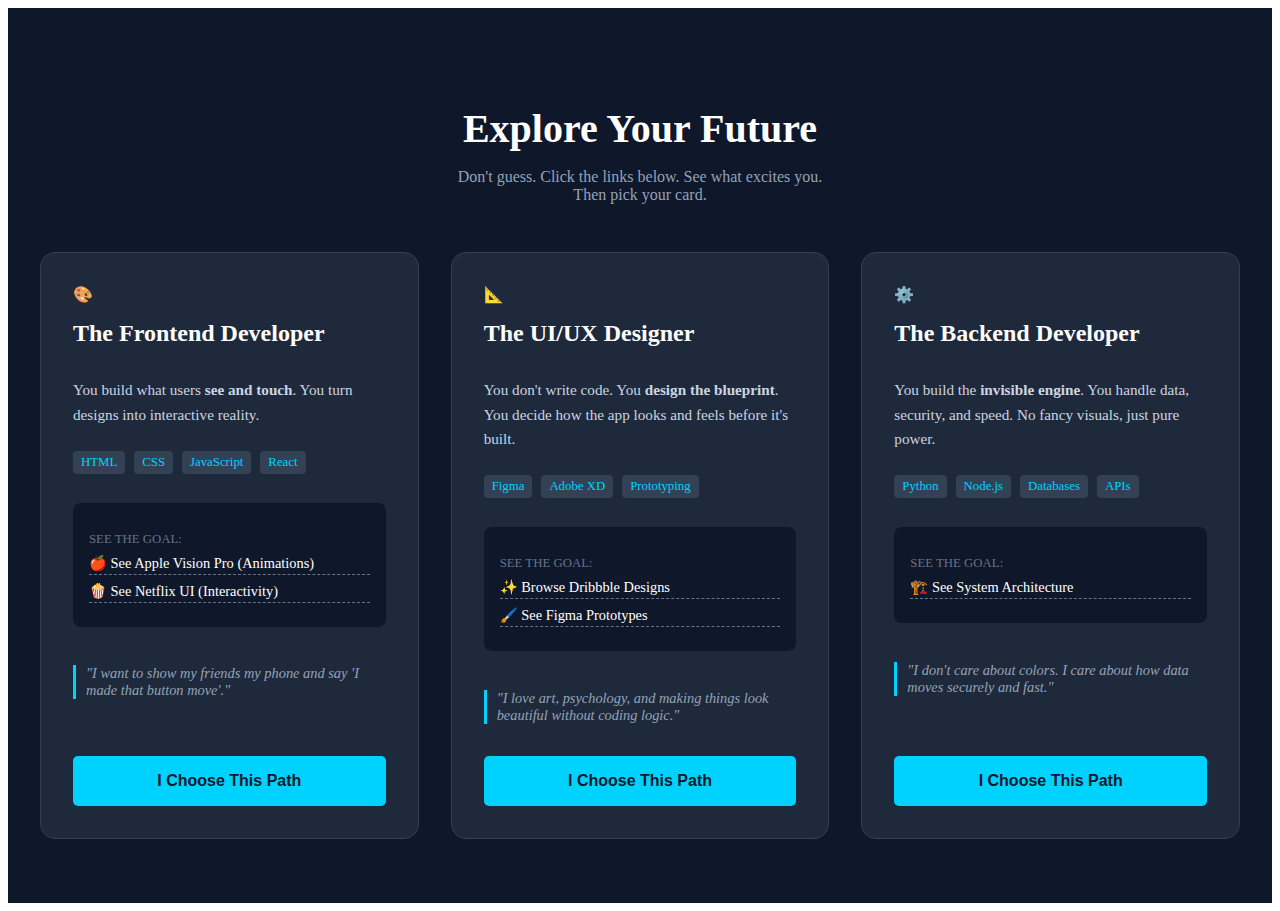
<file: context.html>
<!DOCTYPE html>
<html lang="en">
<head>
    <meta charset="UTF-8">
    <meta name="viewport" content="width=device-width, initial-scale=1.0">
    <title>Path Context</title>
    <link rel="stylesheet" href="context.css">
</head>
<body>
    
    <section class="role-showcase-container">
    
    <div class="instruction-header">
        <h2>Explore Your Future</h2>
        <p>Don't guess. Click the links below. See what excites you. <br> Then pick your card.</p>
    </div>

    <div class="cards-grid">

        <div class="role-card frontend">
            <div class="card-icon">🎨</div>
            <h3>The Frontend Developer</h3>
            <p class="definition">
                You build what users <strong>see and touch</strong>. 
                You turn designs into interactive reality.
            </p>
            
            <div class="tech-stack">
                <span>HTML</span> <span>CSS</span> <span>JavaScript</span> <span>React</span>
            </div>

            <div class="dream-links">
                <p>See the Goal:</p>
                <a href="https://www.apple.com/apple-vision-pro/" target="_blank" class="link-btn">
                    🍎 See Apple Vision Pro (Animations)
                </a>
                <a href="https://www.netflix.com" target="_blank" class="link-btn">
                    🍿 See Netflix UI (Interactivity)
                </a>
            </div>

            <p class="vibe-check">
                <em>"I want to show my friends my phone and say 'I made that button move'."</em>
            </p>

            <button class="choose-btn" onclick="selectPath('frontend')"><a href="frontend-path.html" class="link">I Choose This Path</a></button>
        </div>

        <div class="role-card design">
            <div class="card-icon">📐</div>
            <h3>The UI/UX Designer</h3>
            <p class="definition">
                You don't write code. You <strong>design the blueprint</strong>. 
                You decide how the app looks and feels before it's built.
            </p>
            
            <div class="tech-stack">
                <span>Figma</span> <span>Adobe XD</span> <span>Prototyping</span>
            </div>

            <div class="dream-links">
                <p>See the Goal:</p>
                <a href="https://dribbble.com/shots/popular/web-design" target="_blank" class="link-btn">
                    ✨ Browse Dribbble Designs
                </a>
                <a href="https://www.figma.com/community" target="_blank" class="link-btn">
                    🖌️ See Figma Prototypes
                </a>
            </div>

            <p class="vibe-check">
                <em>"I love art, psychology, and making things look beautiful without coding logic."</em>
            </p>

            <button class="choose-btn" onclick="selectPath('design')"><a href="frontend-path.html" class="link">I Choose This Path</a></button>
        </div>

        <div class="role-card backend">
            <div class="card-icon">⚙️</div>
            <h3>The Backend Developer</h3>
            <p class="definition">
                You build the <strong>invisible engine</strong>. 
                You handle data, security, and speed. No fancy visuals, just pure power.
            </p>
            
            <div class="tech-stack">
                <span>Python</span> <span>Node.js</span> <span>Databases</span> <span>APIs</span>
            </div>

            <div class="dream-links">
                <p>See the Goal:</p>
                <a href="https://roadmap.sh/backend" target="_blank" class="link-btn">
                    🏗️ See System Architecture
                </a>
            </div>

            <p class="vibe-check">
                <em>"I don't care about colors. I care about how data moves securely and fast."</em>
            </p>

            <button class="choose-btn" onclick="selectPath('backend')"><a href="frontend-path.html" class="link">I Choose This Path</a></button>
        </div>

    </div>
</section>



</body>
</html>
</file>
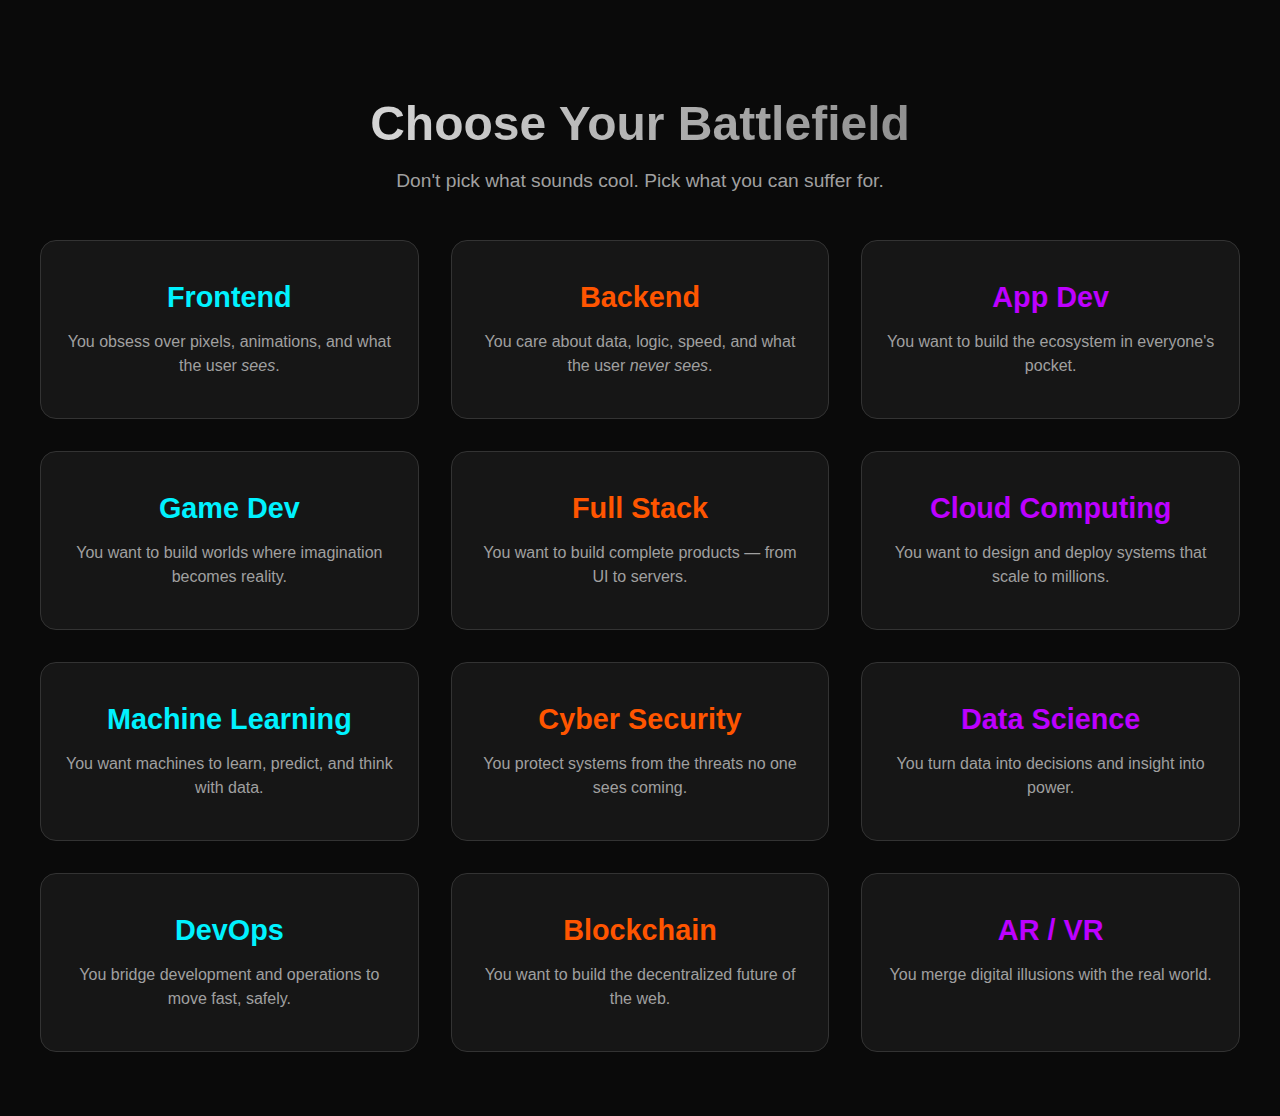
<file: start.html>
<!DOCTYPE html>
<html lang="en">
<head>
    <meta charset="UTF-8">
    <meta name="viewport" content="width=device-width, initial-scale=1.0">
    <title>Welcome Page</title>
    <link rel="stylesheet" href="start.css">
</head>
<body>
    <div class="clarity-container">
        <h1>Choose Your Battlefield</h1>
        <p>Don't pick what sounds cool. Pick what you can suffer for.</p>
        
        <div class="card-grid">
            <a href="frontend-path.html" class="path-card front c1">
                <h2>Frontend</h2>
                <p>You obsess over pixels, animations, and what the user <em>sees</em>.</p>
            </a>

            <a href="backend-path.html" class="path-card back c2">
                <h2>Backend</h2>
                <p>You care about data, logic, speed, and what the user <em>never sees</em>.</p>
            </a>

            <a href="app-development.html" class="path-card mobile c3">
                <h2>App Dev</h2>
                <p>You want to build the ecosystem in everyone's pocket.</p>
            </a>

                        <a href="game-development.html" class="path-card game c1">
                <h2>Game Dev</h2>
                <p>You want to build worlds where imagination becomes reality.</p>
            </a>

                        <a href="full-stack.html" class="path-card fullstack c2">
                <h2>Full Stack</h2>
                <p>You want to build complete products — from UI to servers.</p>
            </a>


                        <a href="cloud-computing.html" class="path-card cloud c3">
                <h2>Cloud Computing</h2>
                <p>You want to design and deploy systems that scale to millions.</p>
            </a>

            <a href="machine-learning.html" class="path-card ml c1">
                <h2>Machine Learning</h2>
                <p>You want machines to learn, predict, and think with data.</p>
            </a>


            <a href="cyber-security.html" class="path-card cyber c2">
                <h2>Cyber Security</h2>
                <p>You protect systems from the threats no one sees coming.</p>
            </a>


            <a href="data-science.html" class="path-card data c3">
                <h2>Data Science</h2>
                <p>You turn data into decisions and insight into power.</p>
            </a>

            <a href="devops.html" class="path-card devops c1">
                <h2>DevOps</h2>
                <p>You bridge development and operations to move fast, safely.</p>
            </a>

            <a href="blockchain.html" class="path-card web3 c2">
                <h2>Blockchain</h2>
                <p>You want to build the decentralized future of the web.</p>
            </a>

            <a href="ar-vr.html" class="path-card arvr c3">
                <h2>AR / VR</h2>
                <p>You merge digital illusions with the real world.</p>
            </a>


            <!-- <a href="exploration.html" class="path-card zero">
                <h2>I Have No Clue</h2>
                <p>I don't know what any of this means. Show me.</p>
            </a> -->
        </div>
    </div>
    </body>
    </html>
</file>
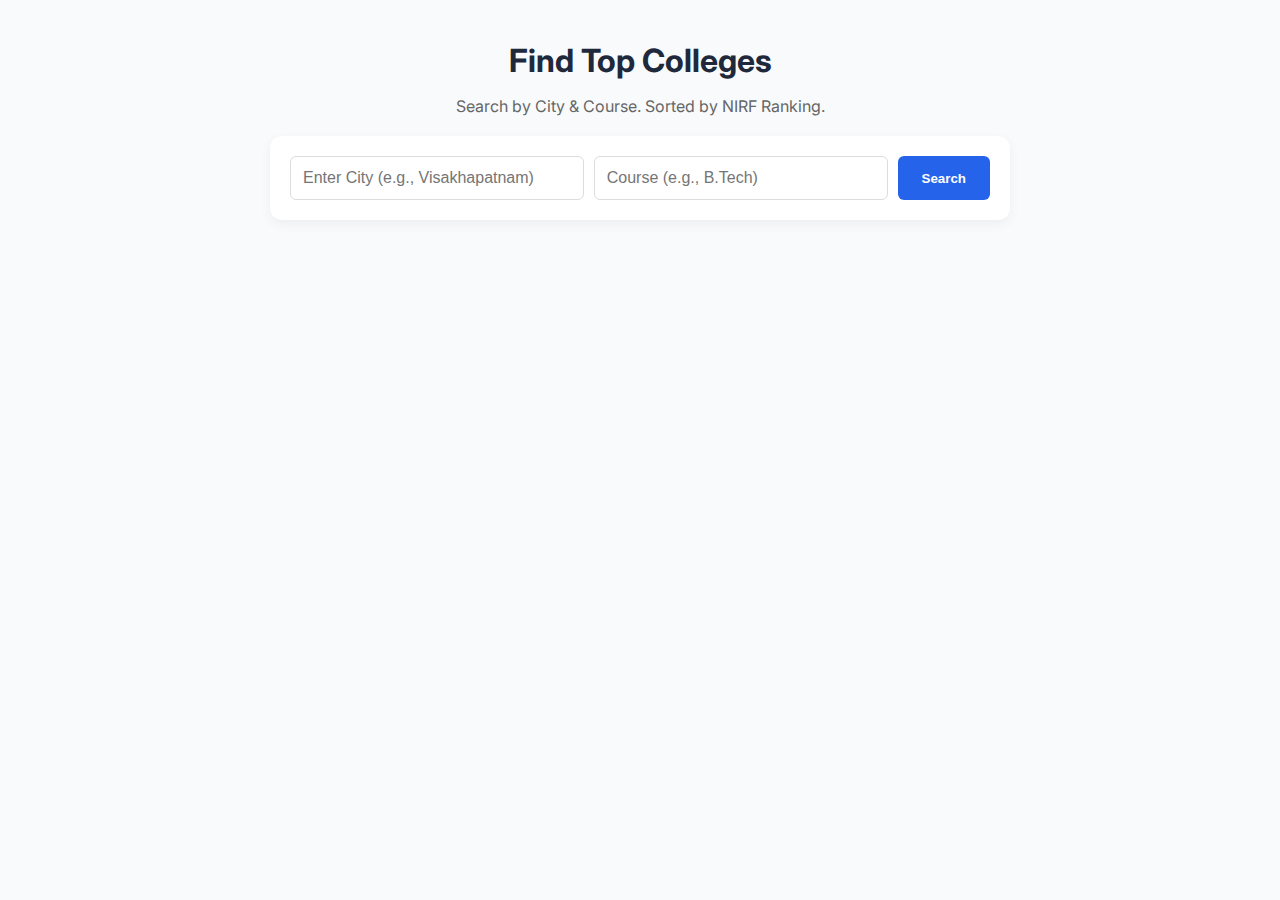
<file: college/test.html>
<!DOCTYPE html>
<html lang="en">
<head>
    <meta charset="UTF-8">
    <meta name="viewport" content="width=device-width, initial-scale=1.0">
    <title>CollegeBuddy: Ranked Search</title>
    <link href="https://fonts.googleapis.com/css2?family=Inter:wght@400;500;600;700&display=swap" rel="stylesheet">
    
    <style>
        /* --- 1. CORE VARIABLES & RESET --- */
        :root {
            --primary: #2563eb;       /* Blue */
            --secondary: #64748b;     /* Grey */
            --bg-light: #f8fafc;
            --card-bg: #ffffff;
            --text-dark: #1e293b;
            --border: #e2e8f0;
        }

        body {
            font-family: 'Inter', sans-serif;
            background-color: var(--bg-light);
            margin: 0;
            padding: 20px;
            color: var(--text-dark);
        }

        /* --- 2. LAYOUT (SEARCH & SPLIT VIEW) --- */
        .main-container { max-width: 1200px; margin: 0 auto; }
        
        .search-focus-container { 
            text-align: center; margin-bottom: 30px; 
        }
        
        .search-box { 
            max-width: 700px; margin: 0 auto; 
            background: white; padding: 20px; border-radius: 12px;
            box-shadow: 0 4px 12px rgba(0,0,0,0.05);
        }

        .search-row { display: flex; gap: 10px; }
        
        input { 
            flex: 1; padding: 12px; border: 1px solid #ddd; 
            border-radius: 6px; font-size: 16px; 
        }

        #search-button {
            padding: 12px 24px; background: var(--primary); color: white;
            border: none; border-radius: 6px; font-weight: 600; cursor: pointer;
        }

        /* Split View Container */
        .results-container {
            display: none; /* Hidden until search */
            gap: 20px;
            align-items: flex-start; /* Keeps map sticky if needed */
        }

        .list-section { flex: 1; min-width: 0; /* Prevents flex overflow */ }
        .map-section { flex: 1; position: sticky; top: 20px; }

        /* --- 3. ROCK SOLID CARD STYLING --- */
        .college-card {
            background: var(--card-bg);
            border: 1px solid var(--border);
            border-radius: 12px;
            margin-bottom: 1rem;
            overflow: hidden;
            box-shadow: 0 2px 4px rgba(0,0,0,0.02);
            transition: all 0.2s ease;
        }

        /* The Header (Visible Part) */
        .card-header {
            padding: 1.25rem;
            cursor: pointer;
            display: flex;
            justify-content: space-between;
            align-items: center;
            background-color: #fff;
        }

        .card-header:hover { background-color: #f8fafc; }

        /* The Name Link (Triggers Map) */
        .college-name {
            font-size: 1.1rem; font-weight: 700; color: var(--primary);
            text-decoration: none; border-bottom: 1px dashed transparent;
            margin-right: 8px; transition: all 0.2s;
            display: inline-block;
        }
        
        .college-name:hover {
            border-bottom-color: var(--primary);
            transform: translateY(-1px);
        }

        .rank-badge {
            background: #f59e0b; color: white; font-size: 0.75rem;
            padding: 2px 6px; border-radius: 4px; vertical-align: middle;
        }

        .location-text { font-size: 0.9rem; color: var(--secondary); display: block; margin-top: 4px; }
        
        .toggle-icon { font-size: 1.5rem; color: var(--secondary); transition: transform 0.3s; }
        
        /* The Body (Hidden Part) */
        .card-body {
            max-height: 0; overflow: hidden; transition: max-height 0.3s ease-out;
            background-color: #fafafa; border-top: 1px solid transparent;
        }

        .college-card.active .card-body { border-top: 1px solid var(--border); }
        .college-card.active .toggle-icon { transform: rotate(45deg); color: var(--primary); }

        .inner-content { padding: 1.5rem; }

        /* Stats & Courses */
        .stats-row { display: flex; gap: 10px; margin-bottom: 15px; }
        
        .stat-box { 
            flex: 1; background: white; border: 1px solid var(--border); 
            padding: 10px; text-align: center; border-radius: 8px; 
        }
        
        .stat-box small { display: block; color: var(--secondary); font-size: 0.75rem; text-transform: uppercase; }
        .stat-box strong { font-size: 1.1rem; color: var(--text-dark); }

        .course-list { 
            margin: 0; padding-left: 20px; color: var(--secondary); font-size: 0.9rem; 
        }
        .course-list li { margin-bottom: 5px; }

    </style>
</head>
<body>

    <div class="main-container">
        
        <div class="search-focus-container">
            <h1 style="margin-bottom: 10px;">Find Top Colleges</h1>
            <p style="color: #666; margin-bottom: 20px;">Search by City & Course. Sorted by NIRF Ranking.</p>

            <div class="search-box">
                <div class="search-row">
                    <input type="text" id="city-input" placeholder="Enter City (e.g., Visakhapatnam)">
                    <input type="text" id="course-input" placeholder="Course (e.g., B.Tech)">
                    <button id="search-button">Search</button>
                </div>
            </div>
        </div>

        <div class="results-container" id="results-container">
            
            <div class="list-section">
                <h3 style="margin-top: 0;">Top Results</h3>
                <div id="college-list"></div>
            </div>

            <div class="map-section">
                <h3 style="margin-top: 0;">Location Preview</h3>
                <div class="map-container">
                    <iframe
                        id="map-iframe"
                        width="100%"
                        height="500"
                        style="border:0; border-radius: 12px; box-shadow: 0 4px 12px rgba(0,0,0,0.1);"
                        loading="lazy"
                        src="">
                    </iframe>
                </div>
            </div>
        </div>
    </div>

    <script>
    const searchBtn = document.getElementById('search-button');
    const cityInput = document.getElementById('city-input');
    const mapIframe = document.getElementById('map-iframe');
    const listContainer = document.getElementById('college-list');
    const resultsContainer = document.getElementById('results-container');

    // --- 1. MOCK DATA HELPERS ---
    function getMockCourses() {
        const courses = [
            "Computer Science Engineering", "Electronics & Communication",
            "Mechanical Engineering", "Civil Engineering", "Data Science & AI"
        ];
        return courses.sort(() => 0.5 - Math.random()).slice(0, 3);
    }

    // --- 2. THE MASTER "CLICK" MANAGER (Event Delegation) ---
    // This fixes the viewing mistake by listening to the container, not individual cards.
    listContainer.addEventListener('click', function(e) {
        
        // A. Did the user click the "Name Link" (Map Trigger)?
        if (e.target.classList.contains('map-trigger')) {
            e.stopPropagation(); // Don't open the accordion
            const location = e.target.getAttribute('data-loc');
            updateMap(location);
            return; // Stop here
        }

        // B. Did the user click the "Card Header"?
        // We use .closest() to find the header even if they clicked the text inside it
        const header = e.target.closest('.card-header');
        
        if (header) {
            const card = header.parentElement;
            const body = card.querySelector('.card-body');
            
            // Toggle Logic
            card.classList.toggle('active');
            
            if (card.classList.contains('active')) {
                // Smooth Slide Down
                body.style.maxHeight = body.scrollHeight + "px";
            } else {
                // Smooth Slide Up
                body.style.maxHeight = null;
            }
        }
    });

    // --- 3. SEARCH LOGIC ---
    searchBtn.addEventListener('click', () => {
        const city = cityInput.value.trim();
        const course = document.getElementById('course-input').value;

        if(!city) { alert("Please enter a city"); return; }

        // Show layout
        resultsContainer.style.display = 'flex';
        
        // Reset Map
        updateMap(city);
        
        // Fetch Data
        fetchColleges(city, course);
    });

    // --- 4. MAP UPDATE ---
    function updateMap(locationName) {
        const cleanLoc = encodeURIComponent(locationName);
        // Using the standard embed format (more reliable)
        mapIframe.src = `https://maps.google.com/maps?q=${cleanLoc}&t=&z=13&ie=UTF8&iwloc=&output=embed`;
    }

    // --- 5. FETCH & RENDER ---
    async function fetchColleges(city, course) {
        listContainer.innerHTML = `<p style="text-align:center; color:#666; margin-top:20px;">Searching database...</p>`;

        try {
            // --- SIMULATING DATA (Replace with fetch later) ---
            await new Promise(r => setTimeout(r, 600)); 
            
            // Randomly generating a rank for realism
            const data = [
                { name: "Andhra University", city: city, rank: 48, state: "Andhra Pradesh", acc: "12%" },
                { name: "GITAM University", city: city, rank: 67, state: "Andhra Pradesh", acc: "45%" },
                { name: "Gayatri Vidya Parishad", city: city, rank: 9999, state: "Andhra Pradesh", acc: "20%" }
            ];
            // ------------------------------------------------

            listContainer.innerHTML = ""; // Clear loading message

            if (data.length === 0) {
                listContainer.innerHTML = "<p>No colleges found.</p>";
                return;
            }

            // GENERATE HTML STRINGS ONLY (JS handles clicks separately above)
            data.forEach(college => {
                const mockCourses = getMockCourses();
                const rankDisplay = college.rank === 9999 ? "Unranked" : `#${college.rank} NIRF`;

                const cardHTML = `
                    <div class="college-card">
                        <div class="card-header">
                            <div class="header-content">
                                <div class="college-name-wrapper">
                                    <span class="college-name map-trigger" data-loc="${college.name}, ${college.city}">
                                        ${college.name} 🔗
                                    </span>
                                    <span class="rank-badge">${rankDisplay}</span>
                                </div>
                                <span class="location-text">📍 ${college.city}, ${college.state}</span>
                            </div>
                            <span class="toggle-icon">+</span>
                        </div>
                        
                        <div class="card-body">
                            <div class="inner-content">
                                <div class="stats-row">
                                    <div class="stat-box">
                                        <small>Rank</small> <strong>${rankDisplay}</strong>
                                    </div>
                                    <div class="stat-box">
                                        <small>Acceptance</small> <strong>${college.acc}</strong>
                                    </div>
                                </div>
                                <h4 style="margin: 0 0 10px 0; font-size: 0.95rem;">Available Mock Courses</h4>
                                <ul class="course-list">
                                    ${mockCourses.map(c => `<li>${c}</li>`).join('')}
                                </ul>
                            </div>
                        </div>
                    </div>
                `;
                
                // Add string to container
                listContainer.innerHTML += cardHTML;
            });

        } catch (error) {
            console.error(error);
            listContainer.innerHTML = "<p>Error loading data.</p>";
        }
    }
</script>
</body>
</html>
</file>
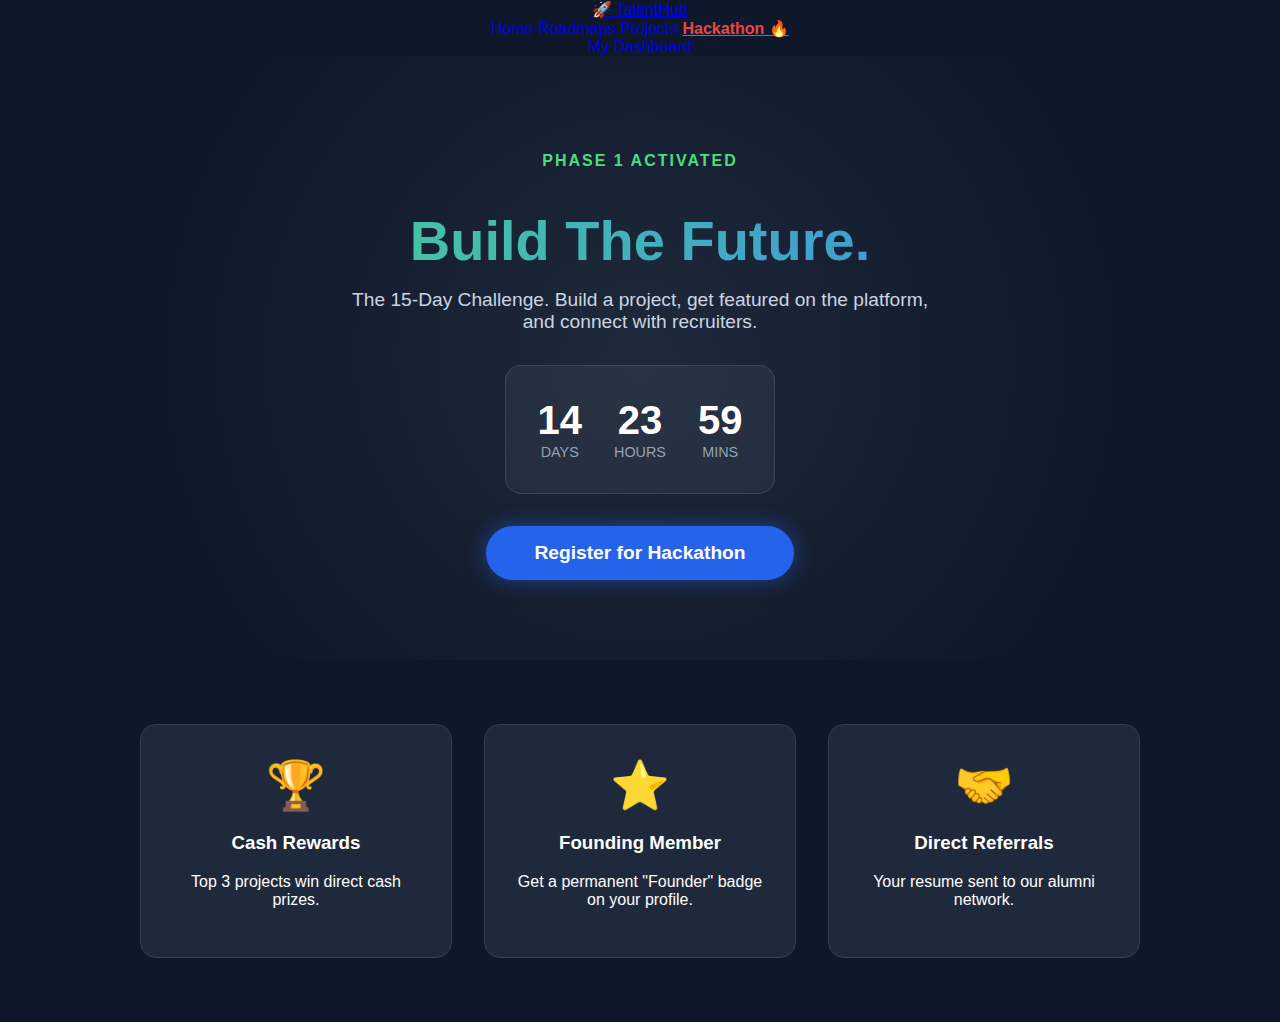
<file: phase3/hackathon.html>
<!DOCTYPE html>
<html lang="en">
<head>
    <meta charset="UTF-8">
    <title>The Founders Hackathon</title>
    <style>
        body { margin: 0; font-family: 'Inter', sans-serif; background: #0f172a; color: white; text-align: center; }
        
        .hero-section {
            padding: 5rem 1rem;
            background: radial-gradient(circle at center, #1e293b 0%, #0f172a 70%);
        }

        h1 { font-size: 3.5rem; margin-bottom: 1rem; background: linear-gradient(to right, #4ade80, #3b82f6); -webkit-background-clip: text; color: transparent; }
        
        .timer-box {
            display: inline-flex; gap: 2rem; margin: 2rem 0;
            background: rgba(255,255,255,0.05); padding: 2rem; border-radius: 16px; border: 1px solid rgba(255,255,255,0.1);
        }
        .time-unit div { font-size: 2.5rem; font-weight: bold; }
        .time-unit span { font-size: 0.9rem; color: #94a3b8; }

        .cta-btn {
            background: #2563eb; color: white; padding: 1rem 3rem; font-size: 1.2rem; border: none; border-radius: 50px; cursor: pointer; font-weight: bold; transition: transform 0.2s;
            box-shadow: 0 0 20px rgba(37, 99, 235, 0.5);
        }
        .cta-btn:hover { transform: scale(1.05); }

        .prizes-grid {
            display: flex; justify-content: center; gap: 2rem; padding: 4rem 1rem; max-width: 1000px; margin: 0 auto;
        }
        .prize-card {
            background: #1e293b; padding: 2rem; border-radius: 16px; flex: 1; border: 1px solid #334155;
        }
        .prize-icon { font-size: 3rem; margin-bottom: 1rem; }
    </style>
</head>
<body>

    <nav class="main-nav">
    <a href="index.html" class="nav-logo">🚀 TalentHub</a>
    <div class="nav-menu">
        <a href="index.html">Home</a>
        <a href="roadmap.html">Roadmaps</a>
        <a href="community.html">Projects</a>
        <a href="hackathon.html" style="color:#ef4444; font-weight:bold;">Hackathon 🔥</a>
    </div>
    <a href="dashboard.html" class="nav-btn">My Dashboard</a>
</nav>


    <div class="hero-section">
        <p style="color: #4ade80; font-weight: bold; letter-spacing: 2px;">PHASE 1 ACTIVATED</p>
        <h1>Build The Future.</h1>
        <p style="font-size: 1.2rem; color: #cbd5e1; max-width: 600px; margin: 0 auto;">
            The 15-Day Challenge. Build a project, get featured on the platform, and connect with recruiters.
        </p>

        <div class="timer-box">
            <div class="time-unit">
                <div>14</div><span>DAYS</span>
            </div>
            <div class="time-unit">
                <div>23</div><span>HOURS</span>
            </div>
            <div class="time-unit">
                <div>59</div><span>MINS</span>
            </div>
        </div>
        <br>
        <button class="cta-btn" onclick="alert('Registration Form Opening Soon!')">Register for Hackathon</button>
    </div>

    <div class="prizes-grid">
        <div class="prize-card">
            <div class="prize-icon">🏆</div>
            <h3>Cash Rewards</h3>
            <p>Top 3 projects win direct cash prizes.</p>
        </div>
        <div class="prize-card">
            <div class="prize-icon">⭐</div>
            <h3>Founding Member</h3>
            <p>Get a permanent "Founder" badge on your profile.</p>
        </div>
        <div class="prize-card">
            <div class="prize-icon">🤝</div>
            <h3>Direct Referrals</h3>
            <p>Your resume sent to our alumni network.</p>
        </div>
    </div>

</body>
</html>
</file>
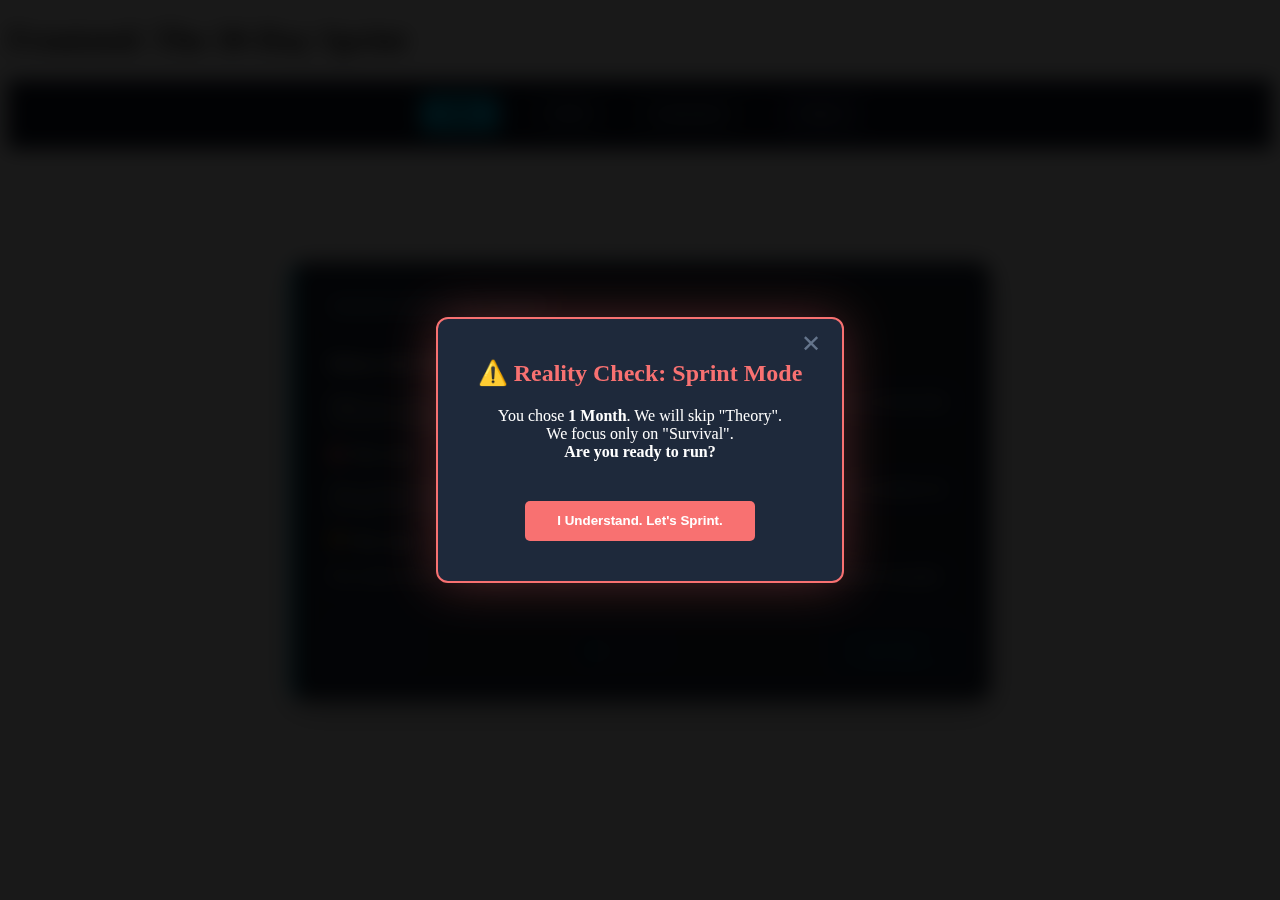
<file: roadmap/html2.html>
<!DOCTYPE html>
<html lang="en">
<head>
    <meta charset="UTF-8">
    <meta name="viewport" content="width=device-width, initial-scale=1.0">
    <title>Frontend Sprint (1 Month)</title>
    <!-- <link rel="stylesheet" href="necessity.css"> -->
    <link rel="stylesheet" href="gatekeeper.css">
</head>
<body>

    <div id="disclaimer-modal" class="modal-overlay">
        <div class="modal-content warning-mode">
            <button class="close-x" onclick="goBackToTimeline()">✕</button>
            <h2>⚠️ Reality Check: Sprint Mode</h2>
            <p>
                You chose <strong>1 Month</strong>. We will skip "Theory". <br>
                We focus only on "Survival". <br>
                <strong>Are you ready to run?</strong>
            </p>
            <button class="accept-btn" onclick="closeModal()">I Understand. Let's Sprint.</button>
        </div>
    </div>

    <div id="main-content" class="blur-filter">
        
        <header class="roadmap-header">
            <h1>Frontend: The 30-Day Sprint</h1>
        </header>

        <div class="tech-nav">
            <button class="tech-btn active" onclick="switchTech('html')">HTML</button>
            <span class="arrow">→</span>
            <button class="tech-btn" onclick="switchTech('css')">CSS</button>
            <span class="arrow">→</span>
            <button class="tech-btn" onclick="switchTech('js')">Javascript</button>
            <span class="divider">|</span>
            <button class="tech-btn framework-btn" onclick="switchTech('react')">React</button>
        </div>

        <div id="content-container">

            <div id="html-section" class="tech-section active-section">
                
                <div class="section-header">
                    <h2>HTML: The Bedrock</h2>
                    <p>It's not about memorizing tags. It's about giving meaning to empty space.</p>
                </div>

                <div class="slider-container">
                    
                    <div class="project-slide active-slide" id="html-slide-1">
                        <div class="slide-badge">Phase 0: The Honest Truth</div>
                        
                        <h3>Silence the Noise</h3>
                        
                        <p class="intro-text">
                            Right now, source code looks like cryptic words and angle brackets (<code>&lt;div&gt;</code>, <code>&lt;span&gt;</code>). 
                            It feels like an ancient language you have to memorize.
                        </p>

                        <div class="card-grid-layout">
                            <div class="grid-box">
                                <strong>🎯 The Goal</strong>
                                <p>Stop trying to learn "Programming". Start learning "Structure". Think of HTML as an outline for an essay, not a math problem.</p>
                            </div>
                            <div class="grid-box">
                                <strong>🏆 The Gain</strong>
                                <p>You realize that by learning just 5 tags, you can build a document readable by billions of people.</p>
                            </div>
                        </div>
                    </div>

                    <div class="project-slide" id="html-slide-2">
                        <div class="slide-badge">Phase 1: The Setup</div>
                        
                        <h3>Your First Creative Sandbox</h3>
                        
                        <p class="intro-text">
                            Your journey begins with the simplest tool imaginable: a blank text file named <code>index.html</code>. 
                            No fancy software. Just you and the file.
                        </p>

                        <div class="action-box">
                            <strong>⚔️ The Challenge</strong>
                            <p>Create a file named <code>index.html</code>. Write <code>Hello World</code> inside. Drag it into your browser.</p>
                        </div>

                        <div class="insight-box">
                            <strong>💡 The Gain</strong>
                            <p>The Feedback Loop. You write, you save, you see. It's the most direct connection between your brain and the screen.</p>
                        </div>
                    </div>

                    <div class="project-slide" id="html-slide-3">
                        <div class="slide-badge">Phase 2: The Core Words</div>
                        
                        <h3>Subject, Verb, Object</h3>
                        
                        <p class="intro-text">
                            You don't need 100 words to speak. You need the essentials. 
                            We are ignoring the obscure tags. We focus on the skeleton.
                        </p>

                        <div class="card-grid-layout">
                            <div class="grid-box">
                                <strong>🎯 The Goal</strong>
                                <p>Master the Holy Trinity: Headings (<code>h1</code>), Paragraphs (<code>p</code>), and Links (<code>a</code>).</p>
                            </div>
                            <div class="grid-box">
                                <strong>⚔️ The Challenge</strong>
                                <p>Write a page about "My Favorite Hobby". Use one Main Heading, one sub-heading, and a link to Wikipedia.</p>
                            </div>
                        </div>

                        <p class="small-text gain-text"><strong>Result:</strong> You can now structure information so anyone can understand it.</p>
                    </div>

                    <div class="project-slide" id="html-slide-4">
                        <div class="slide-badge">Phase 3: The Detective</div>
                        
                        <h3>Reading the Matrix</h3>
                        
                        <p class="intro-text">
                            Websites aren't magic images. They are text files. 
                            Now that you know the alphabet, go read a book.
                        </p>

                        <div class="action-box">
                            <strong>⚔️ The Challenge</strong>
                            <p>Go to a Wikipedia page. Right-click > <strong>"View Page Source"</strong>. Find the <code>&lt;h1&gt;</code> tag hiding in the mess.</p>
                        </div>

                        <div class="insight-box">
                            <strong>💡 The Gain</strong>
                            <p>You stop seeing "Web Pages" and start seeing "Structured Documents". The fear of the code disappears.</p>
                        </div>
                    </div>

                    <div class="project-slide" id="html-slide-5">
                        <div class="slide-badge project-badge">FINAL BOSS: THE CREATOR</div>
                        
                        <h3>The "Recipe" Project</h3>
                        
                        <p class="intro-text">
                            Transition from Student to Creator. Structure real data. 
                            A recipe is perfect: It has a Name, Ingredients, and Steps.
                        </p>

                        <div class="card-grid-layout">
                            <div class="grid-box">
                                <strong>⚔️ The Challenge</strong>
                                <p>
                                    1. <code>h1</code> for Recipe Name.<br>
                                    2. <code>img</code> of the dish.<br>
                                    3. <code>ul</code> (Unordered List) for Ingredients.<br>
                                    4. <code>ol</code> (Ordered List) for Instructions.
                                </p>
                            </div>
                            <div class="grid-box">
                                <strong>🏆 The Gain</strong>
                                <p>You built a logical, real-world document. This is the foundation of every Amazon product page and blog post in existence.</p>
                            </div>
                        </div>
                    </div>

                    <div class="slider-controls">
                        <button class="nav-btn prev-btn" onclick="changeSlide('html', -1)" disabled>← Prev</button>
                        <div class="dots">
                            <span class="dot active"></span>
                            <span class="dot"></span>
                            <span class="dot"></span>
                            <span class="dot"></span>
                            <span class="dot"></span>
                        </div>
                        <button class="nav-btn next-btn" onclick="changeSlide('html', 1)">Next Step →</button>
                    </div>

                </div>
            </div>
           
        </div>
    </div>

    <script src="gatekeeper.js"></script>
</body>
</html>
</file>
<file: context.css>
.role-showcase-container {
    padding: 4rem 2rem;
    background: #0f172a;
    text-align: center;
}

.instruction-header h2 {
    font-size: 2.5rem;
    color: #fff;
    margin-bottom: 0.5rem;
}

.instruction-header p {
    color: #94a3b8;
    margin-bottom: 3rem;
}

/* THE GRID */
.cards-grid {
    display: grid;
    grid-template-columns: repeat(auto-fit, minmax(300px, 1fr)); /* Responsive */
    gap: 2rem;
    max-width: 1200px;
    margin: 0 auto;
}

/* THE CARD */
.role-card {
    background: #1e293b;
    border: 1px solid #334155;
    border-radius: 15px;
    padding: 2rem;
    text-align: left;
    transition: transform 0.3s ease, border-color 0.3s ease;
    display: flex;
    flex-direction: column;
}

.role-card:hover {
    transform: translateY(-10px);
    border-color: #00d2ff;
    box-shadow: 0 10px 30px rgba(0, 210, 255, 0.1);
}

.role-card h3 {
    color: #fff;
    font-size: 1.5rem;
    margin: 1rem 0;
}

.definition {
    color: #cbd5e1;
    font-size: 0.95rem;
    margin-bottom: 1.5rem;
    line-height: 1.6;
}

/* TECH STACK PILLS */
.tech-stack {
    margin-bottom: 1.5rem;
}
.tech-stack span {
    display: inline-block;
    background: #334155;
    color: #00d2ff;
    padding: 4px 8px;
    border-radius: 4px;
    font-size: 0.8rem;
    margin-right: 5px;
    margin-bottom: 5px;
}

/* DREAM LINKS */
.dream-links {
    background: #0f172a;
    padding: 1rem;
    border-radius: 8px;
    margin-bottom: 1.5rem;
}
.dream-links p {
    color: #64748b;
    font-size: 0.8rem;
    text-transform: uppercase;
    margin-bottom: 0.5rem;
}
.link-btn {
    display: block;
    color: #fff;
    text-decoration: none;
    font-size: 0.9rem;
    margin-bottom: 0.5rem;
    border-bottom: 1px dashed #64748b;
    padding-bottom: 2px;
}
.link-btn:hover {
    color: #00d2ff;
    border-color: #00d2ff;
}

/* VIBE CHECK */
.vibe-check {
    color: #94a3b8;
    font-style: italic;
    font-size: 0.9rem;
    margin-bottom: 2rem;
    border-left: 3px solid #00d2ff;
    padding-left: 10px;
}

/* BUTTON */
.choose-btn {
    margin-top: auto; /* Pushes button to bottom */
    width: 100%;
    padding: 1rem;
    background: #00d2ff;
    color: #0f172a;
    border: none;
    font-weight: bold;
    border-radius: 5px;
    cursor: pointer;
    font-size: 1rem;
}
.choose-btn:hover {
    background: #fff;
}

/* LINK INSIDE BUTTON */
.choose-btn .link {
    color: #0f172a;
    text-decoration: none;
}
</file>
<file: roadmap/gatekeeper.css>
/* MODAL STYLES (The Gate) */
.modal-overlay {
    position: fixed;
    top: 0; left: 0; width: 100%; height: 100%;
    background: rgba(0, 0, 0, 0.9);
    display: flex;
    justify-content: center;
    align-items: center;
    z-index: 1000;
}
.modal-content {
    background: #1e293b;
    padding: 2.5rem;
    border: 2px solid #f87171; /* Red warning border */
    border-radius: 12px;
    max-width: 500px;
    text-align: center;
    color: #fff;
    position: relative;
    box-shadow: 0 0 50px rgba(248, 113, 113, 0.3);
}
.modal-content h2 { margin-top: 0; color: #f87171; }
.close-x {
    position: absolute;
    top: 10px; right: 15px;
    background: none;
    border: none;
    color: #64748b;
    font-size: 1.5rem;
    cursor: pointer;
}
.close-x:hover { color: #fff; }
.accept-btn {
    background: #f87171;
    color: #fff;
    border: none;
    padding: 0.8rem 2rem;
    font-weight: bold;
    border-radius: 5px;
    cursor: pointer;
    margin-top: 1.5rem;
}
.accept-btn:hover { background: #ef4444; }

/* BLUR EFFECT */
.blur-filter {
    filter: blur(10px);
    pointer-events: none; /* User can't click anything */
    transition: filter 0.5s ease;
}
.blur-filter.active {
    filter: none;
    pointer-events: all;
}

/* NAVIGATION RAIL */
.tech-nav {
    display: flex;
    justify-content: center;
    align-items: center;
    flex-wrap: wrap;
    gap: 10px;
    background: #0f172a;
    padding: 1rem;
    border-bottom: 1px solid #334155;
    position: sticky;
    top: 0;
}
.tech-btn {
    background: #1e293b;
    border: 1px solid #334155;
    color: #cbd5e1;
    padding: 0.6rem 1.2rem;
    border-radius: 6px;
    cursor: pointer;
    font-weight: 500;
    transition: all 0.3s;
}
.tech-btn:hover { border-color: #00d2ff; color: #fff; }
.tech-btn.active {
    background: #00d2ff;
    color: #0f172a;
    font-weight: bold;
    box-shadow: 0 0 15px rgba(0, 210, 255, 0.4);
}
.arrow { color: #64748b; font-weight: bold; }
.divider { color: #64748b; margin: 0 10px; font-size: 1.5rem; }

/* Framework Buttons look slightly different */
.framework-btn {
    border-color: #8b5cf6; /* Purple for Frameworks */
}
.framework-btn:hover { border-color: #a78bfa; }

/* CONTENT AREA */
.content-area {
    max-width: 800px;
    margin: 2rem auto;
    padding: 0 1rem;
    color: #e2e8f0;
}
.strategy-card {
    background: #1e293b;
    padding: 2rem;
    border-radius: 12px;
    border-left: 5px solid #00d2ff;
    animation: fadeIn 0.4s ease;
}
@keyframes fadeIn {
    from { opacity: 0; transform: translateY(10px); }
    to { opacity: 1; transform: translateY(0); }
}
.card-title { font-size: 1.8rem; margin-bottom: 0.5rem; color: #fff; }
.card-subtitle { color: #94a3b8; font-style: italic; margin-bottom: 1.5rem; }
.task-list { margin-top: 1.5rem; }
.task-item {
    background: #0f172a;
    padding: 1rem;
    margin-bottom: 1rem;
    border-radius: 8px;
    border: 1px solid #334155;
}
.project-badge {
    display: inline-block;
    background: #22c55e; /* Green */
    color: #000;
    font-size: 0.8rem;
    padding: 2px 6px;
    border-radius: 4px;
    font-weight: bold;
    margin-left: 10px;
}

/* ... Keep Modal and Nav styles from before ... */

/* CONTENT CONTAINER */
#content-container {
    max-width: 700px;
    margin: 2rem auto;
    color: #fff;
    min-height: 400px; /* Prevents jumping when switching */
}

/* TECH SECTIONS (Hidden by default) */
.tech-section {
    display: none; /* Hidden */
    animation: fadeIn 0.4s ease;
}
.tech-section.active-section {
    display: block; /* Visible */
}

/* SLIDER STYLES */
.slider-container {
    background: #1e293b;
    border: 1px solid #334155;
    border-radius: 15px;
    padding: 2rem;
    position: relative;
    border-left: 5px solid #00d2ff;
    box-shadow: 0 10px 30px rgba(0,0,0,0.3);
}

/* SLIDES (Hidden by default) */
.project-slide {
    display: none;
    text-align: left;
}
.project-slide.active-slide {
    display: block;
    animation: slideIn 0.3s ease-in-out;
}

@keyframes slideIn {
    from { opacity: 0; transform: translateX(10px); }
    to { opacity: 1; transform: translateX(0); }
}

/* BADGES */
.slide-badge {
    background: #334155;
    color: #94a3b8;
    font-size: 0.8rem;
    padding: 4px 8px;
    border-radius: 4px;
    display: inline-block;
    margin-bottom: 1rem;
    text-transform: uppercase;
    letter-spacing: 1px;
}
.project-badge {
    background: #00d2ff;
    color: #0f172a;
    font-weight: bold;
}

/* CONTROLS (Bottom Buttons) */
.slider-controls {
    display: flex;
    justify-content: space-between;
    align-items: center;
    margin-top: 2rem;
    border-top: 1px solid #334155;
    padding-top: 1rem;
}

.nav-btn {
    background: transparent;
    border: 1px solid #00d2ff;
    color: #00d2ff;
    padding: 0.5rem 1.2rem;
    border-radius: 6px;
    cursor: pointer;
    transition: all 0.3s;
}
.nav-btn:hover:not(:disabled) {
    background: #00d2ff;
    color: #0f172a;
}
.nav-btn:disabled {
    border-color: #475569;
    color: #475569;
    cursor: not-allowed;
}

/* DOTS INDICATOR */
.dots { display: flex; gap: 8px; }
.dot {
    width: 8px; height: 8px;
    background: #475569;
    border-radius: 50%;
}
.dot.active { background: #00d2ff; }
</file>
<file: start.css>
/* --- Variables & Reset --- */
:root {
    --bg-color: #0a0a0a;
    --card-bg: #161616;
    --text-main: #ffffff;
    --text-muted: #a0a0a0;
    
    /* Identity Colors */
    --frontend-color: #00f2ff; /* Cyber Cyan */
    --backend-color: #ff5500;  /* Database Orange */
    --mobile-color: #bd00ff;   /* App Purple */
    --zero-color: #ffffff;     /* Blank Slate White */
}

body {
    background-color: var(--bg-color);
    color: var(--text-main);
    font-family: -apple-system, BlinkMacSystemFont, "Segoe UI", Roboto, Helvetica, Arial, sans-serif;
    margin: 0;
    padding: 0;
}

/* --- Main Container --- */
.clarity-container {
    max-width: 1200px;
    margin: 0 auto;
    padding: 4rem 2rem;
    text-align: center;
}

.clarity-container h1 {
    font-size: 3rem;
    margin-bottom: 0.5rem;
    background: linear-gradient(to right, #fff, #666);
    -webkit-background-clip: text;
    -webkit-text-fill-color: transparent;
}

.clarity-container p {
    color: var(--text-muted);
    font-size: 1.2rem;
    margin-bottom: 3rem;
    max-width: 600px;
    margin-left: auto;
    margin-right: auto;
}

/* --- The Grid --- */
.card-grid {
    display: grid;
    /* This creates a responsive grid: 
       It fits as many 280px cards as possible, then wraps to next line */
    grid-template-columns: repeat(auto-fit, minmax(280px, 1fr));
    gap: 2rem;
    justify-content: center;
}

/* --- The Card Base --- */
.path-card {
    background: var(--card-bg);
    border: 1px solid #333;
    border-radius: 16px;
    padding: 2.5rem 1.5rem;
    text-decoration: none; /* Removes link underline */
    color: var(--text-main);
    transition: all 0.3s cubic-bezier(0.25, 0.8, 0.25, 1);
    display: flex;
    flex-direction: column;
    align-items: center;
    position: relative;
    overflow: hidden;
}

.path-card h2 {
    font-size: 1.8rem;
    margin: 0 0 1rem 0;
    position: relative;
    z-index: 2;
}

.path-card p {
    font-size: 1rem;
    color: var(--text-muted);
    margin: 0;
    line-height: 1.5;
    position: relative;
    z-index: 2;
}

/* --- Hover Effects & Interactions --- */

/* General Hover Movement */
.path-card:hover {
    transform: translateY(-8px); /* Lifts the card up */
}

/* 1. FRONTEND STYLES */
.path-card.c1:hover {
    border-color: var(--frontend-color);
    box-shadow: 0 0 30px rgba(0, 242, 255, 0.15);
}
.path-card.c1 h2 { color: var(--frontend-color); }

/* 2. BACKEND STYLES */
.path-card.c2:hover {
    border-color: var(--backend-color);
    box-shadow: 0 0 30px rgba(255, 85, 0, 0.15);
}
.path-card.c2 h2 { color: var(--backend-color); }

/* 3. MOBILE STYLES */
.path-card.c3:hover {
    border-color: var(--mobile-color);
    box-shadow: 0 0 30px rgba(189, 0, 255, 0.15);
}
.path-card.c3 h2 { color: var(--mobile-color); }

/* 4. "NO CLUE" STYLES */
.path-card.zero {
    border-style: dashed;
    opacity: 0.8;
}
.path-card.zero:hover {
    border-color: var(--zero-color);
    box-shadow: 0 0 30px rgba(255, 255, 255, 0.1);
    opacity: 1;
}

/* --- Mobile Responsiveness --- */
@media (max-width: 600px) {
    .clarity-container h1 { font-size: 2rem; }
    .card-grid { grid-template-columns: 1fr; } /* Stack cards vertically on phone */
}
</file>
